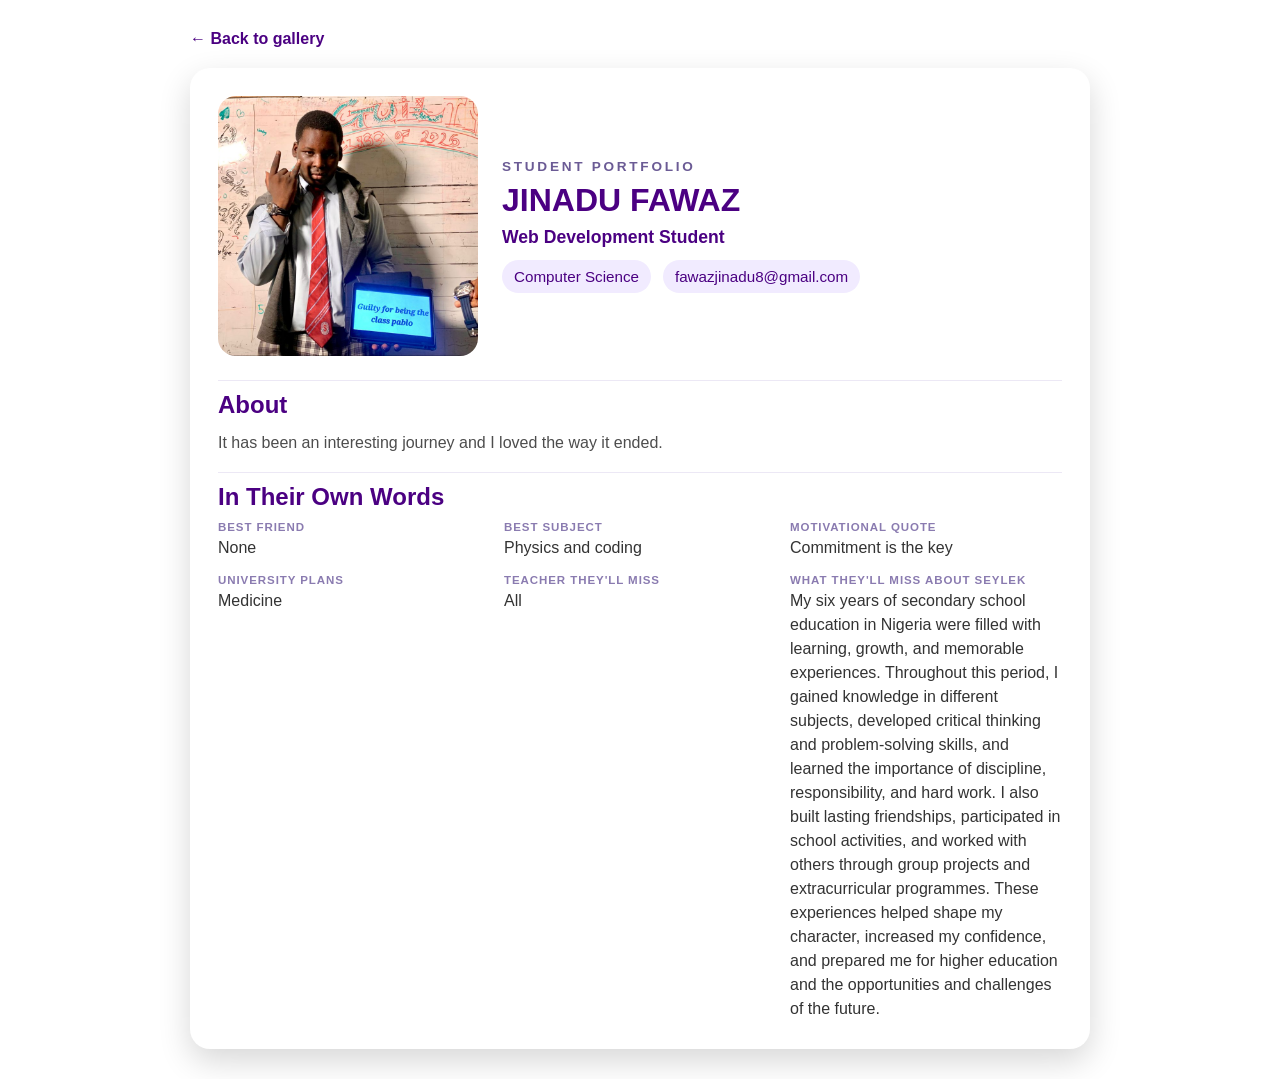
<file: portfolio.html>
<!DOCTYPE html>
<html lang="en">
<head>
    <meta charset="UTF-8">
    <meta name="viewport" content="width=device-width, initial-scale=1.0">
    <title>Student Portfolio</title>
    <link rel="stylesheet" href="./assets/css/style.css">
    <link rel="stylesheet" href="./assets/css/modal.css">
</head>
<body class="portfolio-page">
    <div class="container">
        <a class="back-link" href="index.html">← Back to gallery</a>
        <div class="profile-card">
            <div class="profile-hero">
                <div class="profile-image">
                    <img id="profileImage" src="" alt="Student portrait">
                </div>
                <div class="profile-details">
                    <p class="profile-label">Student Portfolio</p>
                    <h1 id="studentName">Student Name</h1>
                    <p id="studentTitle" class="profile-title"></p>
                    <div class="profile-meta">
                        <span id="studentCourse"></span>
                        <span id="studentEmail"></span>
                    </div>
                </div>
            </div>
            <div class="profile-content">
                <h2>About</h2>
                <p id="studentBio"></p>
            </div>
            <div class="profile-content modal-personal">
                <h2>In Their Own Words</h2>
                <dl class="personal-grid">
                    <div><dt>Best friend</dt><dd id="pd-bestFriend"></dd></div>
                    <div><dt>Best subject</dt><dd id="pd-bestSubject"></dd></div>
                    <div><dt>Motivational quote</dt><dd id="pd-quote"></dd></div>
                    <div><dt>University plans</dt><dd id="pd-universityGoal"></dd></div>
                    <div><dt>Teacher they'll miss</dt><dd id="pd-teacherMiss"></dd></div>
                    <div><dt>What they'll miss about Seylek</dt><dd id="pd-whatMiss"></dd></div>
                </dl>
            </div>
        </div>
    </div>

    <!-- This page now reads from the SAME students-data.js module the
         gallery uses. Standalone links like portfolio.html?student=5
         still work — nothing is duplicated anymore. -->
    <script type="module">
        import { getStudentById } from './assets/js/students-data.js';

        const params = new URLSearchParams(window.location.search);
        const requestedId = Number(params.get('student')) || 0;
        const student = getStudentById(requestedId) ?? getStudentById(0);

        document.getElementById('profileImage').src = student.image;
        document.getElementById('profileImage').alt = student.name;
        document.getElementById('studentName').textContent = student.name;
        document.getElementById('studentTitle').textContent = student.title;
        document.getElementById('studentCourse').textContent = student.course;
        document.getElementById('studentEmail').textContent = student.email;
        document.getElementById('studentBio').textContent = student.bio;

        document.getElementById('pd-bestFriend').textContent = student.bestFriend;
        document.getElementById('pd-bestSubject').textContent = student.bestSubject;
        document.getElementById('pd-quote').textContent = student.quote;
        document.getElementById('pd-universityGoal').textContent = student.universityGoal;
        document.getElementById('pd-teacherMiss').textContent = student.teacherMiss;
        document.getElementById('pd-whatMiss').textContent = student.whatMiss;
    </script>
</body>
</html>
</file>
<file: assets/css/style.css>
* {
    margin: 0;
    padding: 0;
    box-sizing: border-box;
}

body {
    font-family: 'Segoe UI', Tahoma, Geneva, Verdana, sans-serif;
    min-height: 100vh;
    padding: 30px 20px;
    animation: vibrantBackground 20s ease-in-out infinite;
    background-size: 300% 300%;
}

@keyframes vibrantBackground {
    0% { background: linear-gradient(135deg, #ff4d4d, #ff8c42, #ffd166, #7bd389,
         #4ecdc4, #45b7d1, #6a5cff, #ff5fa2); }
    10% { background: linear-gradient(135deg, #ff6b6b, #ff8c42, #ffb347, #7bd389,
         #4ecdc4, #45b7d1, #6a5cff, #ff5fa2); }
    20% { background: linear-gradient(135deg, #ff5fa2, #ff6b6b, #ff8c42, #ffb347,
         #7bd389, #4ecdc4, #45b7d1, #6a5cff); }
    30% { background: linear-gradient(135deg, #6a5cff, #ff5fa2, #ff6b6b, #ff8c42,
         #ffb347, #7bd389, #4ecdc4, #45b7d1); }
    40% { background: linear-gradient(135deg, #45b7d1, #6a5cff, #ff5fa2, #ff6b6b,
         #ff8c42, #ffb347, #7bd389, #4ecdc4); }
    50% { background: linear-gradient(135deg, #4ecdc4, #45b7d1, #6a5cff, #ff5fa2,
         #ff6b6b, #ff8c42, #ffb347, #7bd389); }
    60% { background: linear-gradient(135deg, #7bd389, #4ecdc4, #45b7d1, #6a5cff,
         #ff5fa2, #ff6b6b, #ff8c42, #ffb347); }
    70% { background: linear-gradient(135deg, #ffb347, #7bd389, #4ecdc4, #45b7d1,
         #6a5cff, #ff5fa2, #ff6b6b, #ff8c42); }
    80% { background: linear-gradient(135deg, #ff8c42, #ffb347, #7bd389, #4ecdc4,
         #45b7d1, #6a5cff, #ff5fa2, #ff6b6b); }
    90% { background: linear-gradient(135deg, #ff6b6b, #ff8c42, #ffb347, #7bd389,
         #4ecdc4, #45b7d1, #6a5cff, #ff5fa2); }
    100% { background: linear-gradient(135deg, #ff4d4d, #ff8c42, #ffd166, #7bd389,
         #4ecdc4, #45b7d1, #6a5cff, #ff5fa2); }
}

.container {
    max-width: 1200px;
    margin: 0 auto;
}

.header-box {
    position: relative;
    background: #ffffff;
    border: 2px solid #ffffff;
    border-radius: 18px;
    padding: 24px 20px;
    margin-bottom: 28px;
    box-shadow: 0 8px 24px rgba(0, 0, 0, 0.12);
}

.header-content {
    display: flex;
    flex-direction: column;
    align-items: center;
    text-align: center;
    padding-right: 110px;
}

.header-badge-slot {
    position: absolute;
    top: 8px;
    right: 16px;
    width: auto;
    height: auto;
    padding: 0;
    border: none;
    background: transparent;
    box-shadow: none;
    display: flex;
    align-items: center;
    justify-content: center;
}

.header-badge-slot img {
    height: 96px;
    width: auto;
    max-width: 140px;
    object-fit: contain;
    border-radius: 0;
    display: block;
}

h1 {
    text-align: center;
    color: #4b0082;
    font-size: 2.5em;
    margin-bottom: 10px;
    text-shadow: none;
}

.subtitle {
    text-align: center;
    color: #6b5b95;
    font-size: 1.1em;
    margin-bottom: 8px;
}

.highlight-badge {
    display: inline-block;
    margin: 0 auto;
    padding: 10px 18px;
    border-radius: 999px;
    font-size: 1.05rem;
    font-weight: 800;
    letter-spacing: 0.18em;
    text-transform: uppercase;
    color: #ffffff;
    background: linear-gradient(90deg, #ff5e7a, #ffb347, #7bd389, #45b7d1, #6a5cff);
    background-size: 200% 200%;
    box-shadow: 0 0 20px rgba(255, 255, 255, 0.45), 0 0 35px rgba(106, 92, 255, 0.35);
    animation: shine 2.5s linear infinite;
}

@keyframes shine {
    0% { background-position: 0% 50%; }
    50% { background-position: 100% 50%; }
    100% { background-position: 0% 50%; }
}

.search-container {
    display: flex;
    justify-content: center;
    margin-bottom: 30px;
}

.search-bar {
    width: min(420px, 100%);
    padding: 14px 18px;
    border: none;
    border-radius: 50px;
    font-size: 1rem;
    outline: none;
    box-shadow: 0 8px 20px rgba(0, 0, 0, 0.15);
}

.search-bar:focus {
    box-shadow: 0 0 0 4px rgba(255, 255, 255, 0.25);
}

.results-count {
    text-align: center;
    color: #fff;
    font-weight: 600;
    text-shadow: 0 1px 4px rgba(0,0,0,0.35);
    margin-bottom: 10px;
}

.gallery {
    display: grid;
    grid-template-columns: repeat(auto-fit, minmax(220px, 1fr));
    gap: 30px;
    padding: 20px;
}

.slideshow-section {
    margin: 10px 20px 40px;
    padding: 20px;
    background: rgba(255, 255, 255, 0.92);
    border-radius: 18px;
    box-shadow: 0 8px 24px rgba(0, 0, 0, 0.12);
}

.slideshow-section h2 {
    color: #4b0082;
    margin-bottom: 12px;
    font-size: 1.3rem;
}

.slideshow-frame {
    position: relative;
    width: 100%;
    aspect-ratio: 16 / 9;
    overflow: hidden;
    border-radius: 14px;
    background: #f4f4f4;
}

.slideshow-frame img {
    position: absolute;
    inset: 0;
    width: 100%;
    height: 100%;
    object-fit: cover;
    opacity: 0;
    animation: slideShow 100s infinite;
}

.slideshow-frame img:nth-child(1) { animation-delay: 0s; }
.slideshow-frame img:nth-child(2) { animation-delay: 10s; }
.slideshow-frame img:nth-child(3) { animation-delay: 20s; }
.slideshow-frame img:nth-child(4) { animation-delay: 30s; }
.slideshow-frame img:nth-child(5) { animation-delay: 40s; }
.slideshow-frame img:nth-child(6) { animation-delay: 50s; }
.slideshow-frame img:nth-child(7) { animation-delay: 60s; }
.slideshow-frame img:nth-child(8) { animation-delay: 70s; }
.slideshow-frame img:nth-child(9) { animation-delay: 80s; }
.slideshow-frame img:nth-child(10) { animation-delay: 90s; }

@keyframes slideShow {
    0%, 9% { opacity: 0; }
    10%, 19% { opacity: 1; }
    20%, 100% { opacity: 0; }
}

.student-card {
    background: white;
    border-radius: 15px;
    overflow: hidden;
    box-shadow: 0 8px 16px rgba(0, 0, 0, 0.2);
    transition: transform 0.3s ease, box-shadow 0.3s ease;
    text-align: center;
}

.student-card:hover {
    transform: translateY(-10px);
    box-shadow: 0 15px 30px rgba(0, 0, 0, 0.3);
}

.student-image {
    width: 100%;
    height: 220px;
    overflow: hidden;
    background-color: #f0f0f0;
}

.student-image img {
    width: 100%;
    height: 100%;
    object-fit: cover;
    transition: transform 0.3s ease;
}

.student-card:hover .student-image img {
    transform: scale(1.05);
}

.student-name {
    padding: 15px;
    color: #333;
    font-size: 1.2em;
    font-weight: 600;
}

.student-link {
    display: block;
    text-decoration: none;
    color: inherit;
    height: 100%;
}

.portfolio-page {
    display: flex;
    align-items: center;
    justify-content: center;
    padding: 30px 20px;
}

.back-link {
    display: inline-block;
    margin-bottom: 20px;
    color: #4b0082;
    font-weight: 600;
    text-decoration: none;
}

.back-link:hover {
    text-decoration: underline;
}

.profile-card {
    background: #ffffff;
    border-radius: 20px;
    padding: 28px;
    box-shadow: 0 12px 32px rgba(0, 0, 0, 0.16);
    max-width: 900px;
    width: 100%;
}

.profile-hero {
    display: flex;
    gap: 24px;
    align-items: center;
    margin-bottom: 24px;
}

.profile-image {
    width: 260px;
    height: 260px;
    border-radius: 18px;
    overflow: hidden;
    flex-shrink: 0;
    background: #f0f0f0;
}

.profile-image img {
    width: 100%;
    height: 100%;
    object-fit: cover;
}

.profile-details h1 {
    text-align: left;
    margin-bottom: 8px;
    font-size: 2rem;
}

.profile-label {
    text-transform: uppercase;
    letter-spacing: 0.2em;
    color: #6b5b95;
    font-size: 0.85rem;
    font-weight: 700;
    margin-bottom: 8px;
}

.profile-title {
    color: #4b0082;
    font-size: 1.1rem;
    font-weight: 600;
    margin-bottom: 12px;
}

.profile-meta {
    display: flex;
    flex-wrap: wrap;
    gap: 12px;
}

.profile-meta span {
    background: #f1ebff;
    color: #4b0082;
    padding: 8px 12px;
    border-radius: 999px;
    font-size: 0.95rem;
}

.profile-content {
    padding-top: 10px;
    border-top: 1px solid #ece8f5;
}

.profile-content h2 {
    color: #4b0082;
    margin-bottom: 10px;
}

.profile-content p {
    color: #4d4d4d;
    line-height: 1.7;
}

/* Responsive Design */
@media (max-width: 768px) {
    .gallery {
        grid-template-columns: repeat(auto-fit, minmax(150px, 1fr));
        gap: 20px;
    }

    h1 {
        font-size: 2em;
    }

    .student-image {
        height: 150px;
    }

    .student-name {
        padding: 10px;
        font-size: 1em;
    }
}

@media (max-width: 480px) {
    .gallery {
        grid-template-columns: repeat(2, 1fr);
        gap: 15px;
    }

    h1 {
        font-size: 1.5em;
    }

    .profile-hero {
        flex-direction: column;
        align-items: flex-start;
    }

    .profile-image {
        width: 100%;
        height: 220px;
    }

    .profile-card {
        padding: 20px;
    }
}
</file>
<file: assets/css/modal.css>
/* assets/css/modal.css — student profile modal */

.modal-overlay {
  position: fixed;
  inset: 0;
  background: rgba(20, 10, 40, 0.55);
  backdrop-filter: blur(3px);
  display: flex;
  align-items: center;
  justify-content: center;
  padding: 20px;
  opacity: 0;
  pointer-events: none;
  transition: opacity 0.2s ease;
  z-index: 1000;
}

.modal-overlay.open {
  opacity: 1;
  pointer-events: auto;
}

body.modal-open {
  overflow: hidden;
}

.modal-card {
  background: #fff;
  border-radius: 20px;
  max-width: 720px;
  width: 100%;
  max-height: 90vh;
  overflow-y: auto;
  padding: 28px;
  position: relative;
  box-shadow: 0 20px 60px rgba(0, 0, 0, 0.35);
  transform: translateY(16px) scale(0.98);
  transition: transform 0.2s ease;
  outline: none;
}

.modal-overlay.open .modal-card {
  transform: translateY(0) scale(1);
}

.modal-close {
  position: absolute;
  top: 14px;
  right: 14px;
  width: 36px;
  height: 36px;
  border: none;
  border-radius: 50%;
  background: #f1ebff;
  color: #4b0082;
  font-size: 1.4rem;
  line-height: 1;
  cursor: pointer;
}

.modal-close:hover {
  background: #e2d6ff;
}

.modal-hero {
  display: flex;
  gap: 22px;
  align-items: center;
  margin-bottom: 20px;
}

.modal-image-wrap {
  width: 180px;
  height: 180px;
  border-radius: 16px;
  overflow: hidden;
  flex-shrink: 0;
  background: #f0f0f0;
}

.modal-image {
  width: 100%;
  height: 100%;
  object-fit: cover;
}

.modal-label {
  text-transform: uppercase;
  letter-spacing: 0.18em;
  color: #6b5b95;
  font-size: 0.78rem;
  font-weight: 700;
  margin-bottom: 6px;
}

.modal-card h2 {
  color: #222;
  font-size: 1.5rem;
  margin-bottom: 6px;
}

.modal-role {
  color: #4b0082;
  font-weight: 600;
  margin-bottom: 10px;
}

.modal-meta {
  display: flex;
  flex-wrap: wrap;
  gap: 8px;
}

.modal-meta span {
  background: #f1ebff;
  color: #4b0082;
  padding: 6px 10px;
  border-radius: 999px;
  font-size: 0.85rem;
}

.modal-body {
  border-top: 1px solid #ece8f5;
  padding-top: 14px;
}

.modal-body h3 {
  color: #4b0082;
  margin-bottom: 8px;
}

.modal-body p {
  color: #4d4d4d;
  line-height: 1.7;
}

.modal-personal {
  margin-top: 16px;
}

.personal-grid {
  display: grid;
  grid-template-columns: repeat(auto-fit, minmax(220px, 1fr));
  gap: 14px;
}

.personal-grid dt {
  text-transform: uppercase;
  letter-spacing: 0.08em;
  font-size: 0.72rem;
  font-weight: 700;
  color: #8a7bb0;
  margin-bottom: 3px;
}

.personal-grid dd {
  color: #333;
  font-weight: 500;
  line-height: 1.5;
}

@media (max-width: 480px) {
  .modal-hero {
    flex-direction: column;
    align-items: flex-start;
  }
  .modal-image-wrap {
    width: 100%;
    height: 200px;
  }
}
</file>
